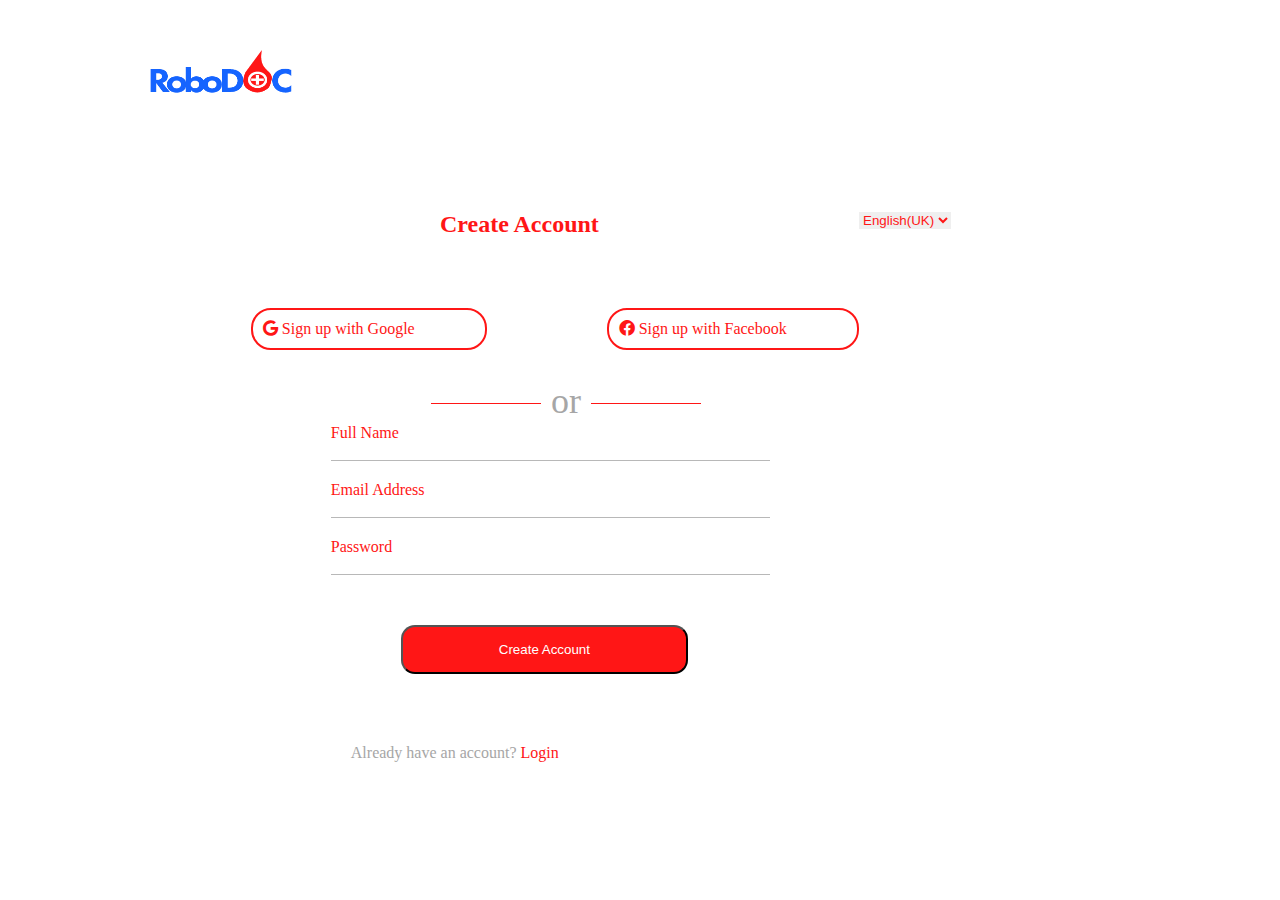
<file: index.html>
<!DOCTYPE html>
<html lang="en">
<head>
    <meta charset="UTF-8">
    <meta http-equiv="X-UA-Compatible" content="IE=edge">
    <meta name="viewport" content="width=device-width, initial-scale=1.0">
    <link href="https://cdn.jsdelivr.net/npm/bootstrap@5.1.0/dist/css/bootstrap.min.css" rel="stylesheet" integrity="sha384-KyZXEAg3QhqLMpG8r+8fhAXLRk2vvoC2f3B09zVXn8CA5QIVfZOJ3BCsw2P0p/We" crossorigin="anonymous">
    <link rel="stylesheet" href="https://cdnjs.cloudflare.com/ajax/libs/font-awesome/6.0.0/css/all.min.css"/>
    <link href="signUp.css" rel="stylesheet">
    <title>Sign Up</title>
</head>
<body>
    <div class="logo"><img src="Assets/Asset 7.png" style="width: 291px; height: 121px; margin:25px 0 0 70px;"></div>
    <div class="container form-body">
        <form action="homepage.html" method="get">
            <div class="lang">
                <select class="select">
                    <option>English(UK)</option>
                </select>
            </div>
            <div class="creatAc"><h2>Create Account</h2></div>
            <div class="social-media social-media1">
                <div class="sm-left">
                    <a href="#"><i class="fa-brands fa-google"></i> Sign up with Google</a>
                </div>
                <div class="sm-right">
                    </i><a href="#"><i class="fab fa-facebook"></i>    Sign up with Facebook</a>
                </div>
            </div>
            <div class="or">
                <div class="line"></div>
                <p><span>or</span></p>
                <div class="line"></div>
            </div>
            <div class="deets">
                <div>
                    <p>Full Name</p>
                    <input id="name" type="text" class="fName">
                </div>
                <div class="email">
                    <p>Email Address</p>
                    <input type="email" name="email" class="email">
                    <div class="divpass"><p>Password</p><input type="password" name="password" class="password">
                    <div><button>Create Account</button></div>
                    <div class="bottom-text"><p>Already have an account?    <a href="login.html">Login</a></p></div>
                </div>
            </div>

        </form>
    </div>
    <script src="https://cdn.jsdelivr.net/npm/bootstrap@5.1.0/dist/js/bootstrap.bundle.min.js" integrity="sha384-U1DAWAznBHeqEIlVSCgzq+c9gqGAJn5c/t99JyeKa9xxaYpSvHU5awsuZVVFIhvj" crossorigin="anonymous"></script>
</body>
</html>
</file>
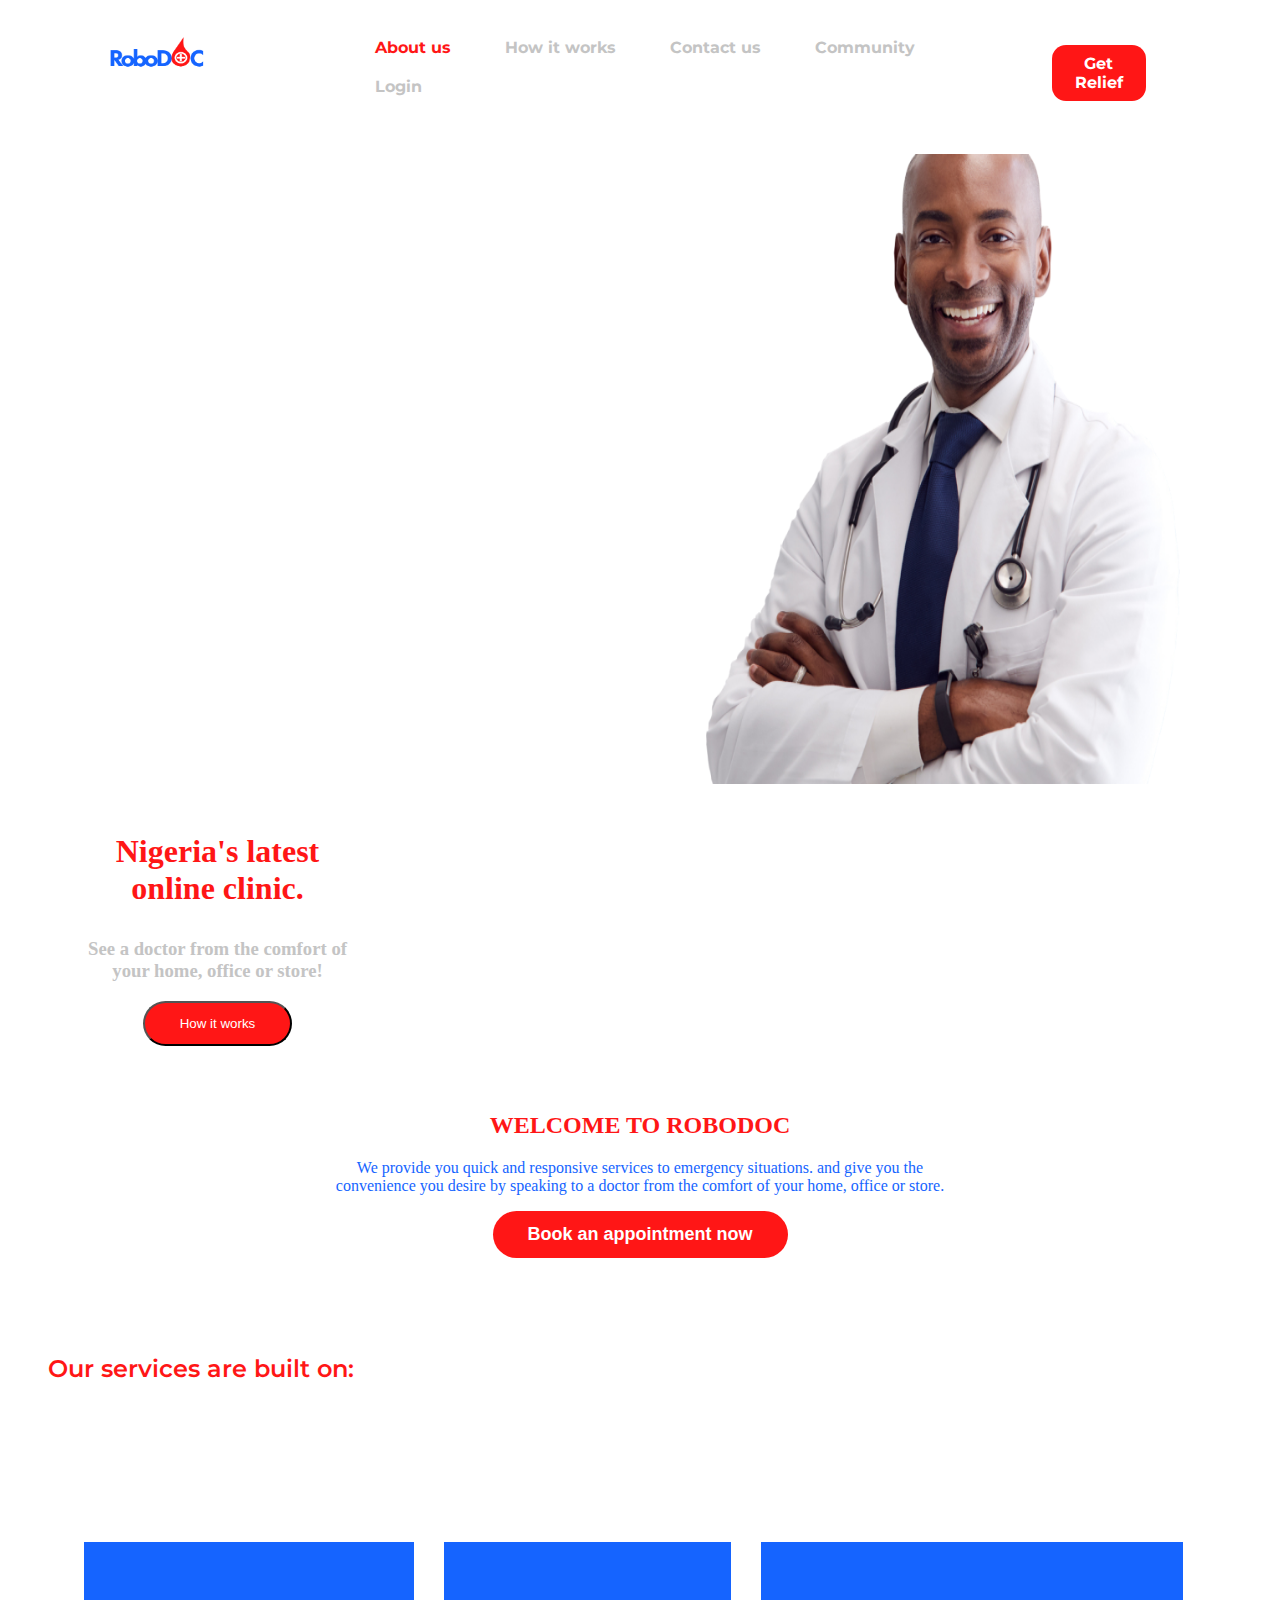
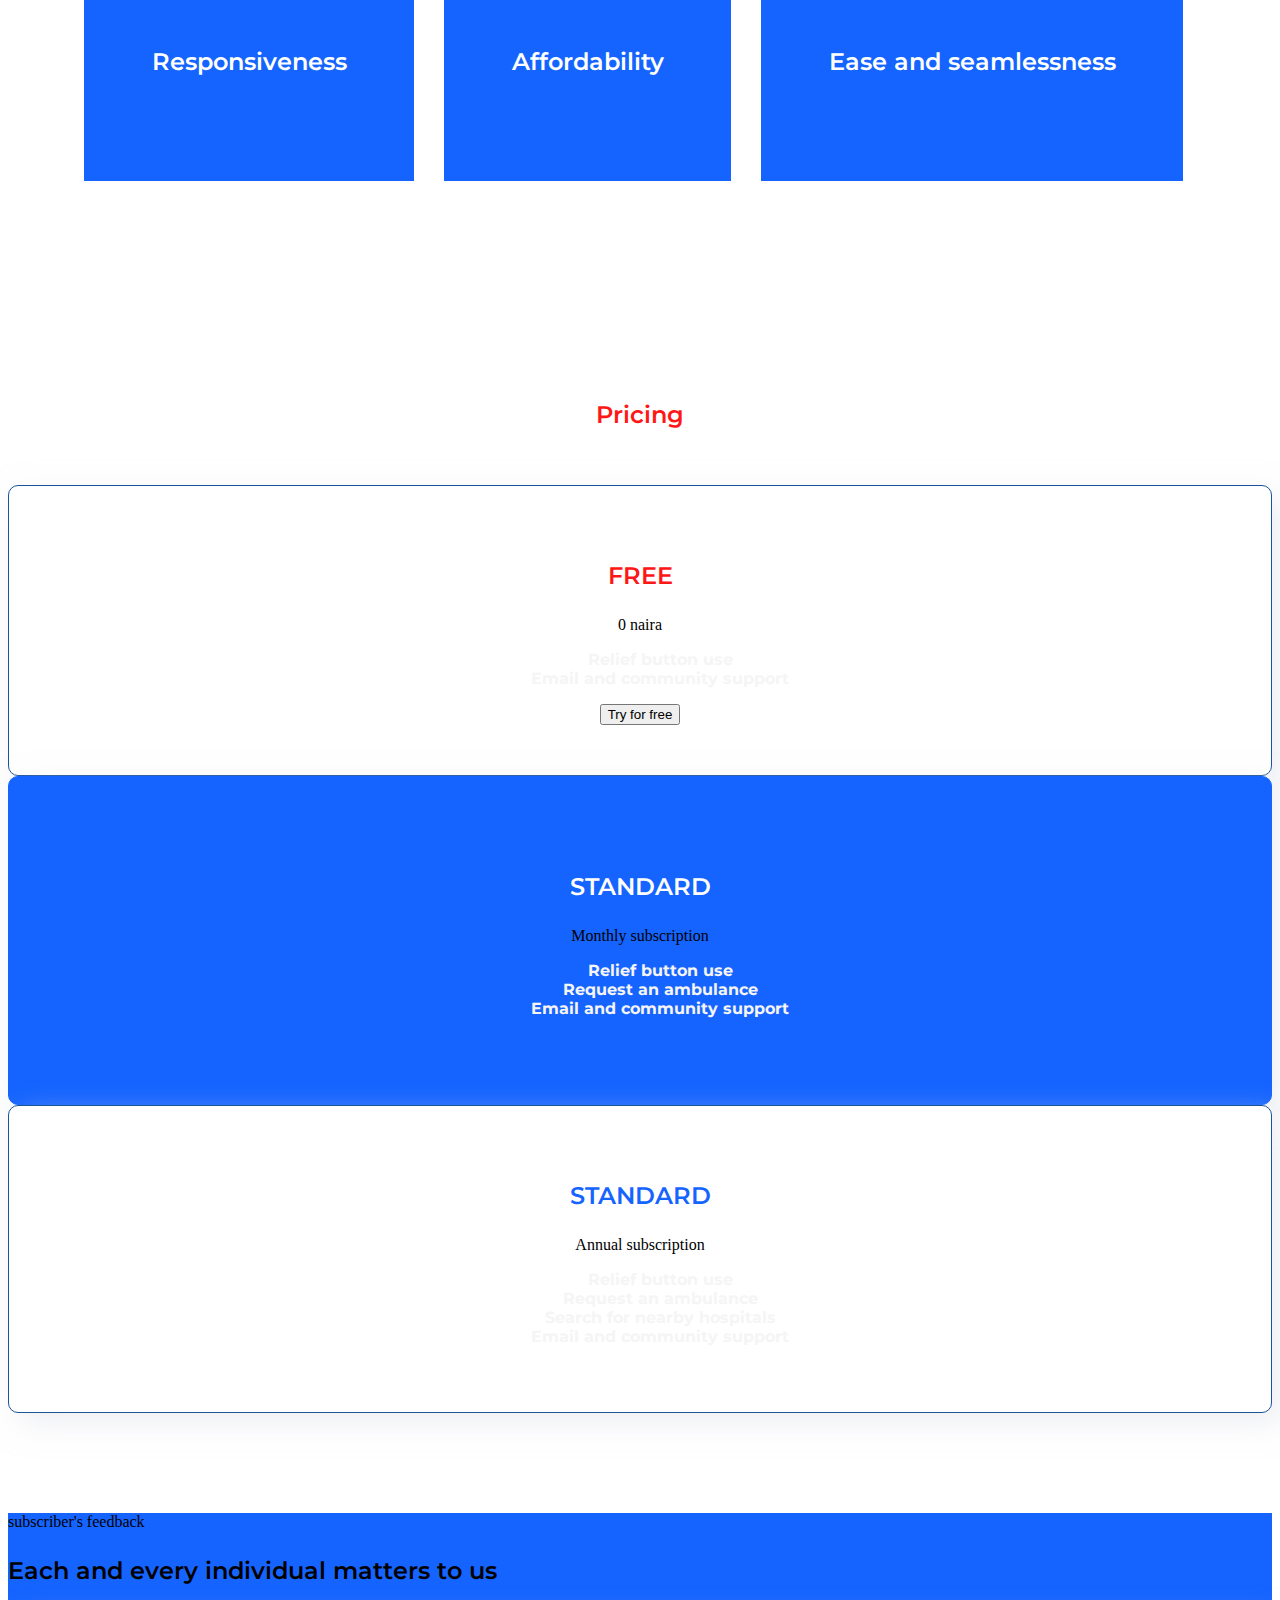
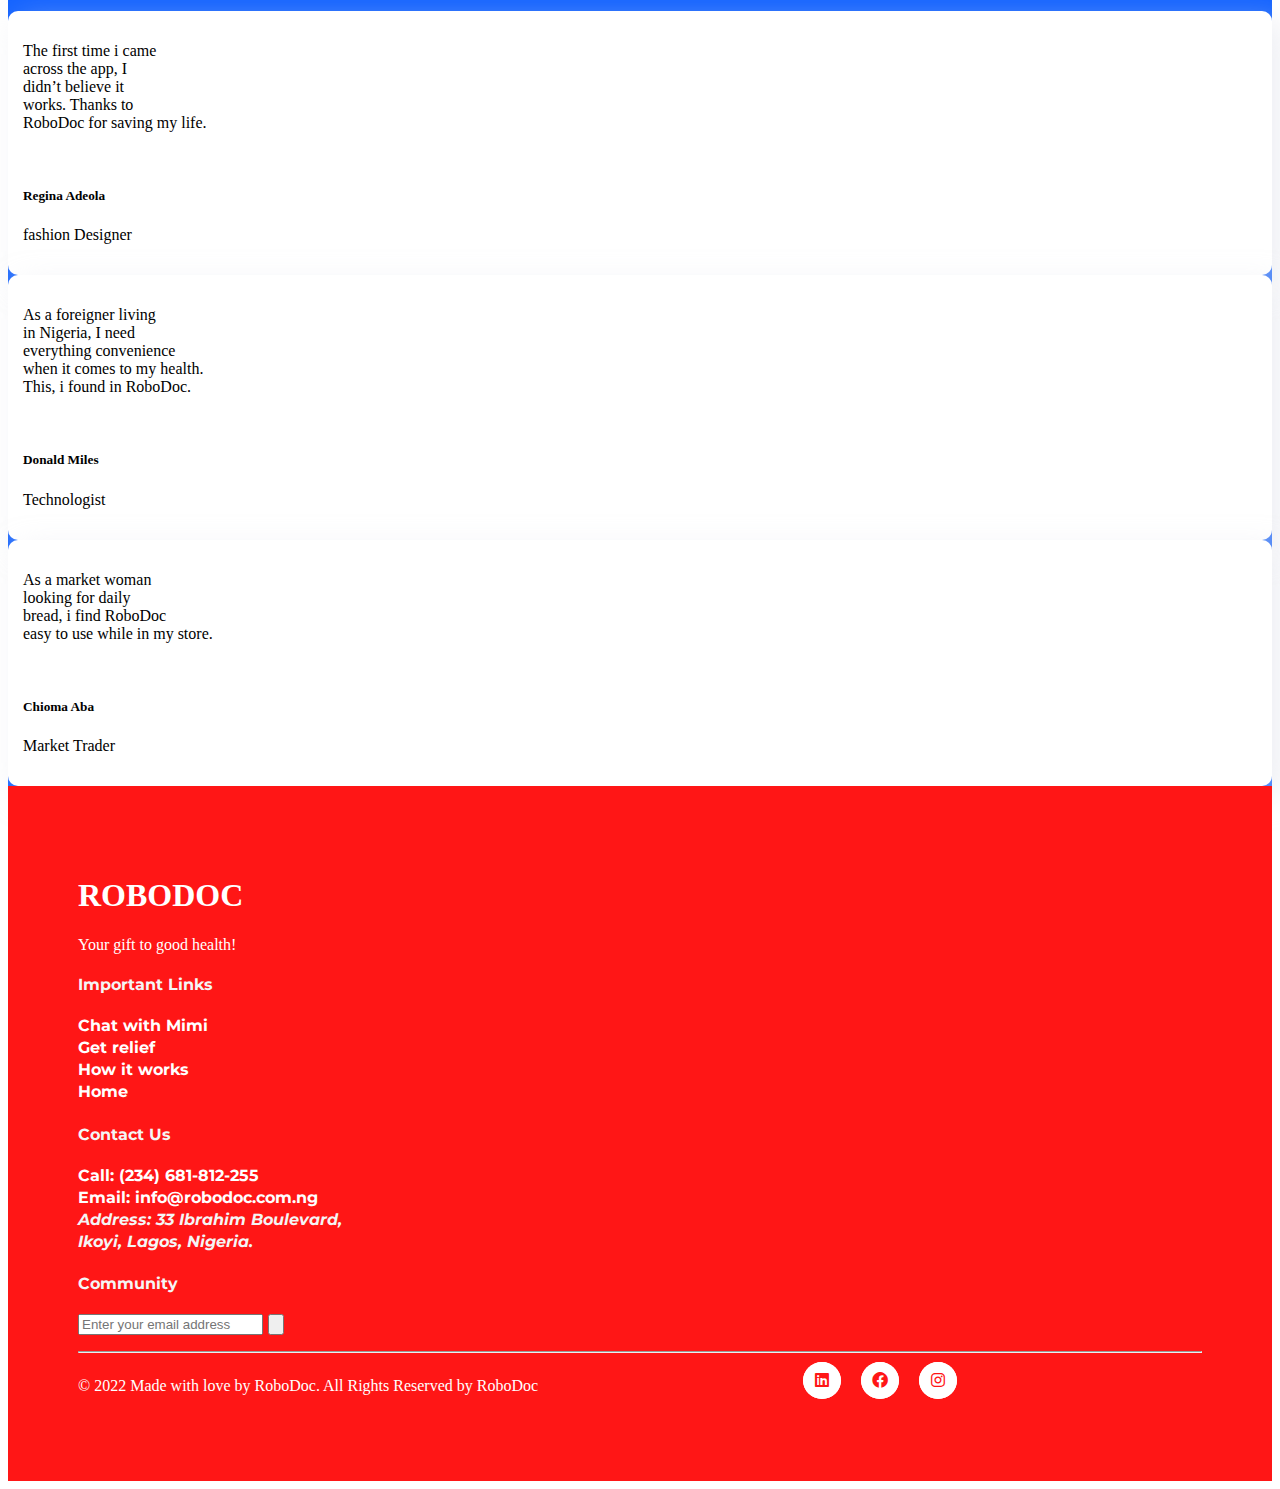
<file: homepage.html>
<!DOCTYPE html>
<html lang="en">
<head>
    <meta charset="UTF-8">
    <meta http-equiv="X-UA-Compatible" content="IE=edge">
    <meta name="viewport" content="width=device-width, initial-scale=1.0">
    <title>Document</title>
    <link rel="stylesheet" href="homepage.css">
    <link rel="stylesheet" href="https://cdnjs.cloudflare.com/ajax/libs/font-awesome/6.0.0/css/all.min.css"/>
    <link href="https://cdn.jsdelivr.net/npm/bootstrap@5.1.0/dist/css/bootstrap.min.css" rel="stylesheet" integrity="sha384-KyZXEAg3QhqLMpG8r+8fhAXLRk2vvoC2f3B09zVXn8CA5QIVfZOJ3BCsw2P0p/We" crossorigin="anonymous">
</head>
<body>
	<header class="topnav">
		<a onclick="window.location.href='homepage.html'"><img class="logo"
			src="Assets/Asset 7.png"
			alt="Logo"></a>
		<nav>
			<ul class="navigate_links">
				<li><a href="#" style="color: #FF1616; text-decoration: none;">About us</a></li>
				<li><a href="howItWorks.html" style="text-decoration: none;">How it works</a></li>
				<li><a href="#" style="text-decoration: none;">Contact us</a></li>
				<li><a href="#" style="text-decoration: none;">Community</a></li>
				<li><a href="login.html" style="text-decoration: none;">Login</a></li>
			</ul>
		</nav>
		<a class="signin" href="#">
			<button class="get-relief">Get Relief</button>
		</a>
	</header>

    <section class="container-fluid">
        <div class="banner bg-image d-flex justify-content-center align-items-center" style="bottom: 8px;
        
        padding-left:50px;">
            <div>
                <div class=" h-100 align-items-left">
                    <h1 style="padding-bottom: 10px; color: #FF1616; text-align: center;">Nigeria's latest <br>
                        online clinic.</h1>
                    <h3 style="color:#C4C4C4;">See a doctor from the comfort of <br>your home, office or store!</h3>
                    
                    <div class="table">
                        <div class="join-explore">
                            <button onclick="window.location.href='howItWorks.html'" type="submit" class="how-it">How it works</button>
                            <!-- <a href="howItWorks.html" class="how-it" style="font-weight: bold;">How it works</a> -->
                            <!-- <a href="who-we-are.html" class="explore" style="font-weight: bold;">Who We Are</a> -->
                        </div>
                    </div>
                </div>
            </div>
        </div>

    </section>

    <section>
        <div class="section2">
            <div>
                <h2>WELCOME TO ROBODOC</h2>
            </div>

            <div>
                <p>
                    We provide you  quick and responsive services to emergency situations. and give you the <br>
                    convenience you desire by speaking to a doctor from the comfort of your home, office or store.
                </p>
            </div>
            <div>
                <button>Book an appointment now</button>
            </div>
        </div>
    </section>
    <section class="section3">
        <div>
            <div>
                <h4>Our services are built on:</h4>
            </div>
            <div class="grid-container">
              <div class="item1">
                  <p>Responsiveness</p>
              </div>
              <div class="item2">
                  <p>Affordability</p>
              </div>
              <div class="item3">
                  <p>Ease and seamlessness</p>
              </div>

            </div>
        </div>
    </section>
    <section class="container sliders">
        <div>
            <h3 class="h31">Pricing</h3>
            <div class="row" style="text-align: center;">
                <div class="col-md-4 col1">
                    <h3 style="color: #FF1616;">FREE</h3>
                    <p>0 naira</p>
                    <ul>
                        <li>Relief button use</li>
                        <li>Email and community support</li>
                    </ul>
                    <button>Try for free</button>
                </div>
            
                <div class="col-md-4 col2">
                    <h3 style="color: white;">STANDARD</h3>
                    <p>Monthly subscription</p>
                    <ul>
                        <li>Relief button use</li>
                        <li>Request an ambulance</li>
                        <li>Email and community support</li>
                    </ul>
                    <!-- <button>Try for free</button> -->
                </div>
            
            
                <div class="col-md-4 col3">
                    <h3 style="color: #1564FF;">STANDARD</h3>
                    <p>Annual subscription</p>
                    <ul>
                        <li>Relief button use</li>
                        <li>Request an ambulance</li>
                        <li>Search for nearby hospitals</li>
                        <li>Email and community support</li>
                    </ul>
                    <!-- <button>Try for free</button> -->
                </div>
            </div>
        </div>
        <div class="container2">
            <p>subscriber's feedback</p>
            <h3>Each and every individual matters to us</h3>
            <div class="row">
                <div class="col-md-4">
                    <div class="stars"></div>
                    <p>The first time i came<br>
                         across the app, I<br>
                          didn’t believe it <br>
                          works. Thanks to <br>
                          RoboDoc for saving my life.
                    </p>
                    <div>
                        <img>
                        <h5 class="username">Regina Adeola</h5>
                        <p class="occupation">fashion Designer</p>
                    </div>
                </div>
                <div class="col-md-4">
                    <div class="stars"></div>
                    <p>As a foreigner living <br>
                        in Nigeria, I need <br>
                        everything convenience <br>
                        when it comes to my health. <br>
                        This, i found in RoboDoc.
                    </p>
                    <div>
                        <img>
                        <h5 class="username">Donald Miles</h5>
                        <p class="occupation">Technologist</p>
                    </div>
    
                </div>
                <div class="col-md-4">
                    <div class="stars"></div>
                    <p>As a market woman <br>
                        looking for daily <br>
                        bread, i  find RoboDoc <br>
                        easy to use while in my store.
                    </p>
                    <div>
                        <img>
                        <h5 class="username">Chioma Aba</h5>
                        <p class="occupation">Market Trader</p>
                    </div>
    
                </div>

            </div>
        </div>
    </section>

    <footer class="footer">
      <div class="container-fluid">
        <div class="row">
          <div class="logo-tagline col-xs-3 col-sm-3 col-lg-3">
            <h1 class="footer__logo">ROBODOC</h1>
                
            <p>Your gift to good health!</p>
            
          </div>
          
          <div class="col-xs-3 col-sm-3 col-lg-3">
          
            <ul class="footer__nav">
              <li class="nav__item">
                <h4 class="nav__title">Important Links</h4>
          
                <ul class="nav__ul">
                  <li>
                    <a href="#">Chat with Mimi</a>
                  </li>
          
                  <li>
                    <a href="#">Get relief</a>
                  </li>
                      
                  <li>
                    <a href="howItWorks.html">How it works</a>
                  </li>
                      
                  <li>
                    <a href="homepage.html">Home</a>
                  </li>
                </ul>
              </li>
            </ul>

          </div>
          <div class="col-xs-3 col-sm-3 col-lg-3">
            
            <ul> 
              <li class="nav__item nav__item--extra">
                  <h4 class="nav__title">Contact Us</h4>
                  
                  <ul class="nav__ul nav__ul--extra">
                    <li>
                      <a href="#">Call: (234) 681-812-255</a>
                    </li>
                    
                    <li>
                      <a href="#">Email: info@robodoc.com.ng</a>
                    </li>
                    
                    <li>
                      <address>Address: 33 Ibrahim Boulevard,<br>Ikoyi, Lagos, Nigeria.</address>
                    </li>
                    
                  </ul>
              </li>
            </ul>
          </div>
            
          <div class="col-xs-3 col-sm-3 col-lg-3">
            <ul>    
                <li class="nav__item">
                  <h4 class="nav__title">Community</h4>
                  
                  <div>
                      <form>
                        <div class="inputfield">
                          <input type="email" placeholder="Enter your email address">
                          <button>
                            <svg xmlns="http://www.w3.org/2000/svg" viewBox="0 0 512 512"><!-- Font Awesome Pro 5.15.4 by @fontawesome - https://fontawesome.com License - https://fontawesome.com/license (Commercial License) --><path d="M444.52 3.52L28.74 195.42c-47.97 22.39-31.98 92.75 19.19 92.75h175.91v175.91c0 51.17 70.36 67.17 92.75 19.19l191.9-415.78c15.99-38.39-25.59-79.97-63.97-63.97z"/>
                            </svg>
                          </button>
                        </div>
                      </form>
                  </div>
                  </ul>
                </li>
            </ul>

          </div>
          <div>
              <hr class="line baseline"></hr>
          </div>
          <div class="legal" style="display: flex;flex-wrap: wrap;">
            <p class="text-center">&copy; 2022  Made with love by RoboDoc. All Rights Reserved by RoboDoc</p>
            
            <ul class="social-media social_footer_ul">
              <li><a><i class="fab fa-linkedin"></i></a></li>
              <li><a><i class="fab fa-facebook"></i></a></li>
              <li><a><i class="fab fa-instagram"></i></a></li>
            </ul>
            <!-- <div class="social-media social_footer_ul">
              <a class="fab fa-linkedin"> </a>
              <a class="fab fa-facebook"></a>
              <a class="fab fa-instagram"></a>
            </div> -->
          </div>

        </div>
      </div>
    </footer>
    
    <script src="https://code.jquery.com/jquery-3.3.1.slim.min.js" integrity="sha384-q8i/X+965DzO0rT7abK41JStQIAqVgRVzpbzo5smXKp4YfRvH+8abtTE1Pi6jizo" crossorigin="anonymous"></script>
    <script src="https://cdn.jsdelivr.net/npm/bootstrap@5.1.0/dist/js/bootstrap.bundle.min.js" integrity="sha384-U1DAWAznBHeqEIlVSCgzq+c9gqGAJn5c/t99JyeKa9xxaYpSvHU5awsuZVVFIhvj" crossorigin="anonymous"></script>
</body>
</html>
</file>
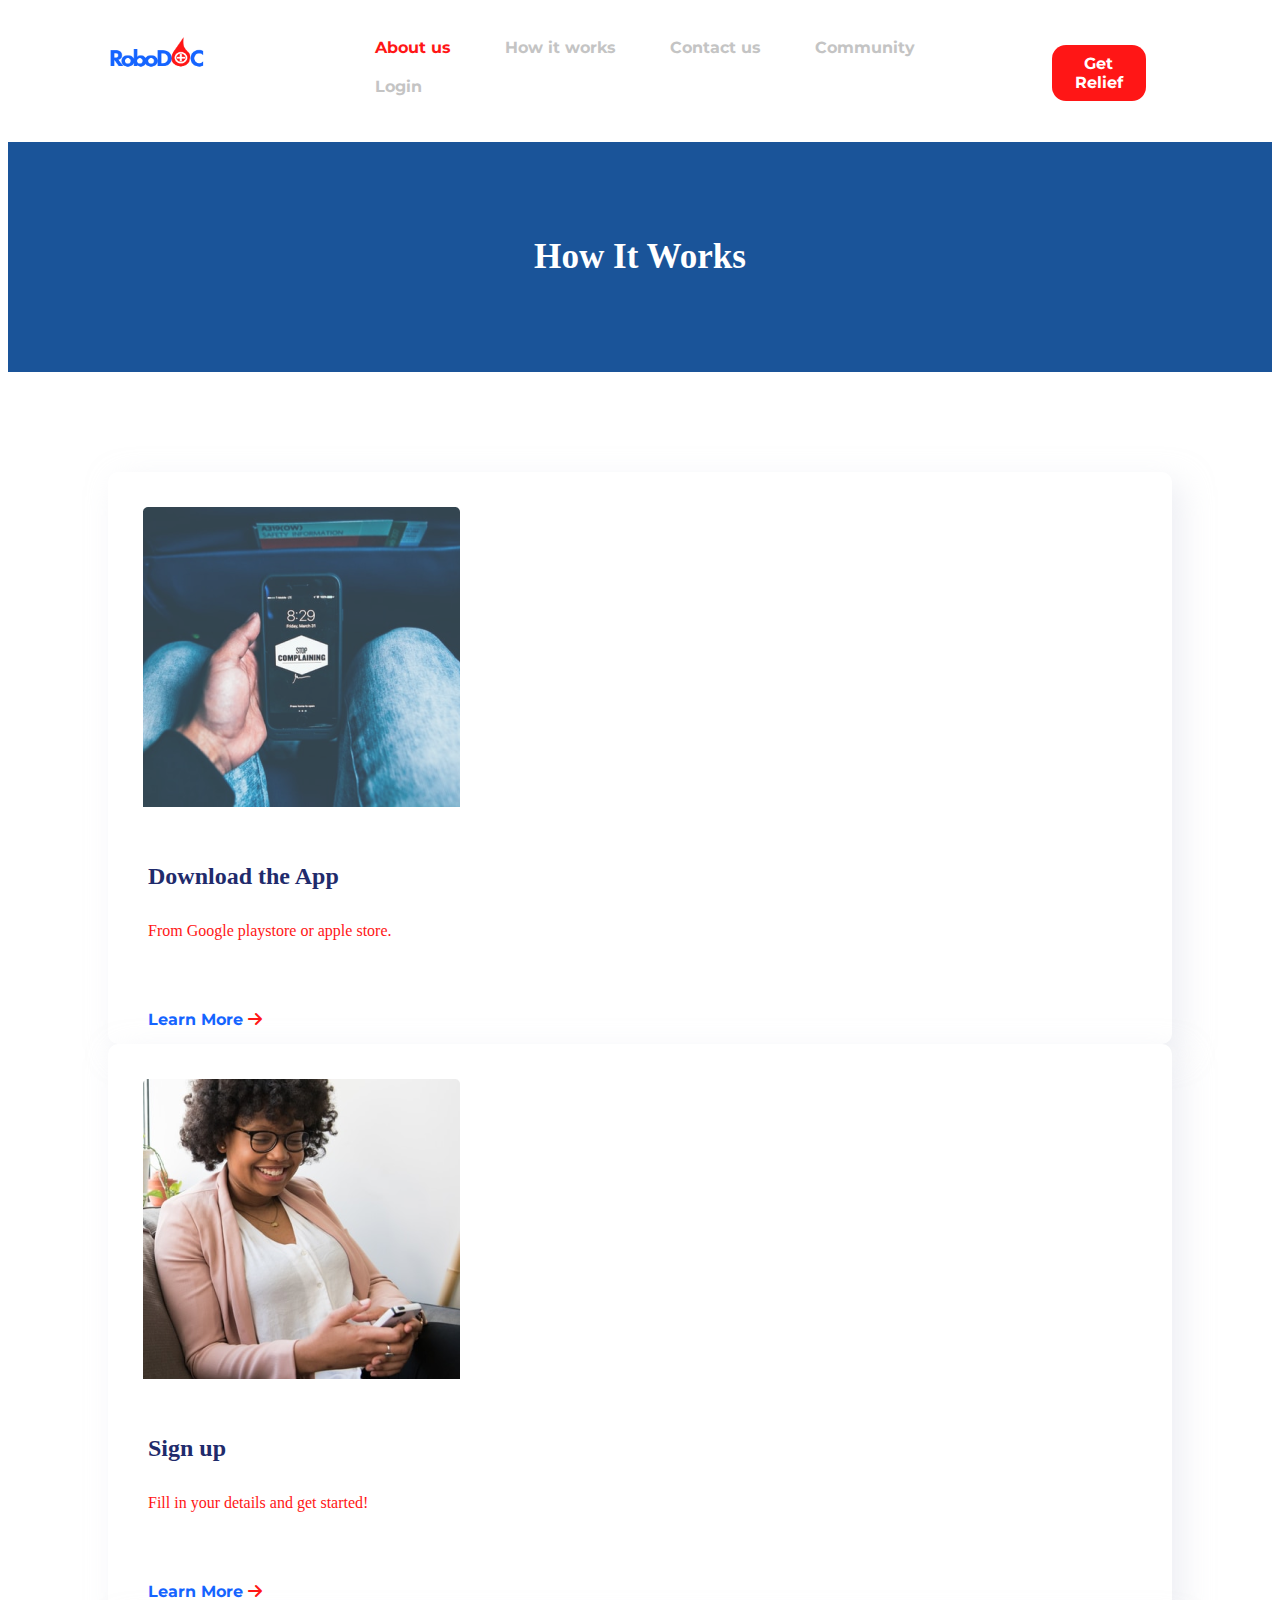
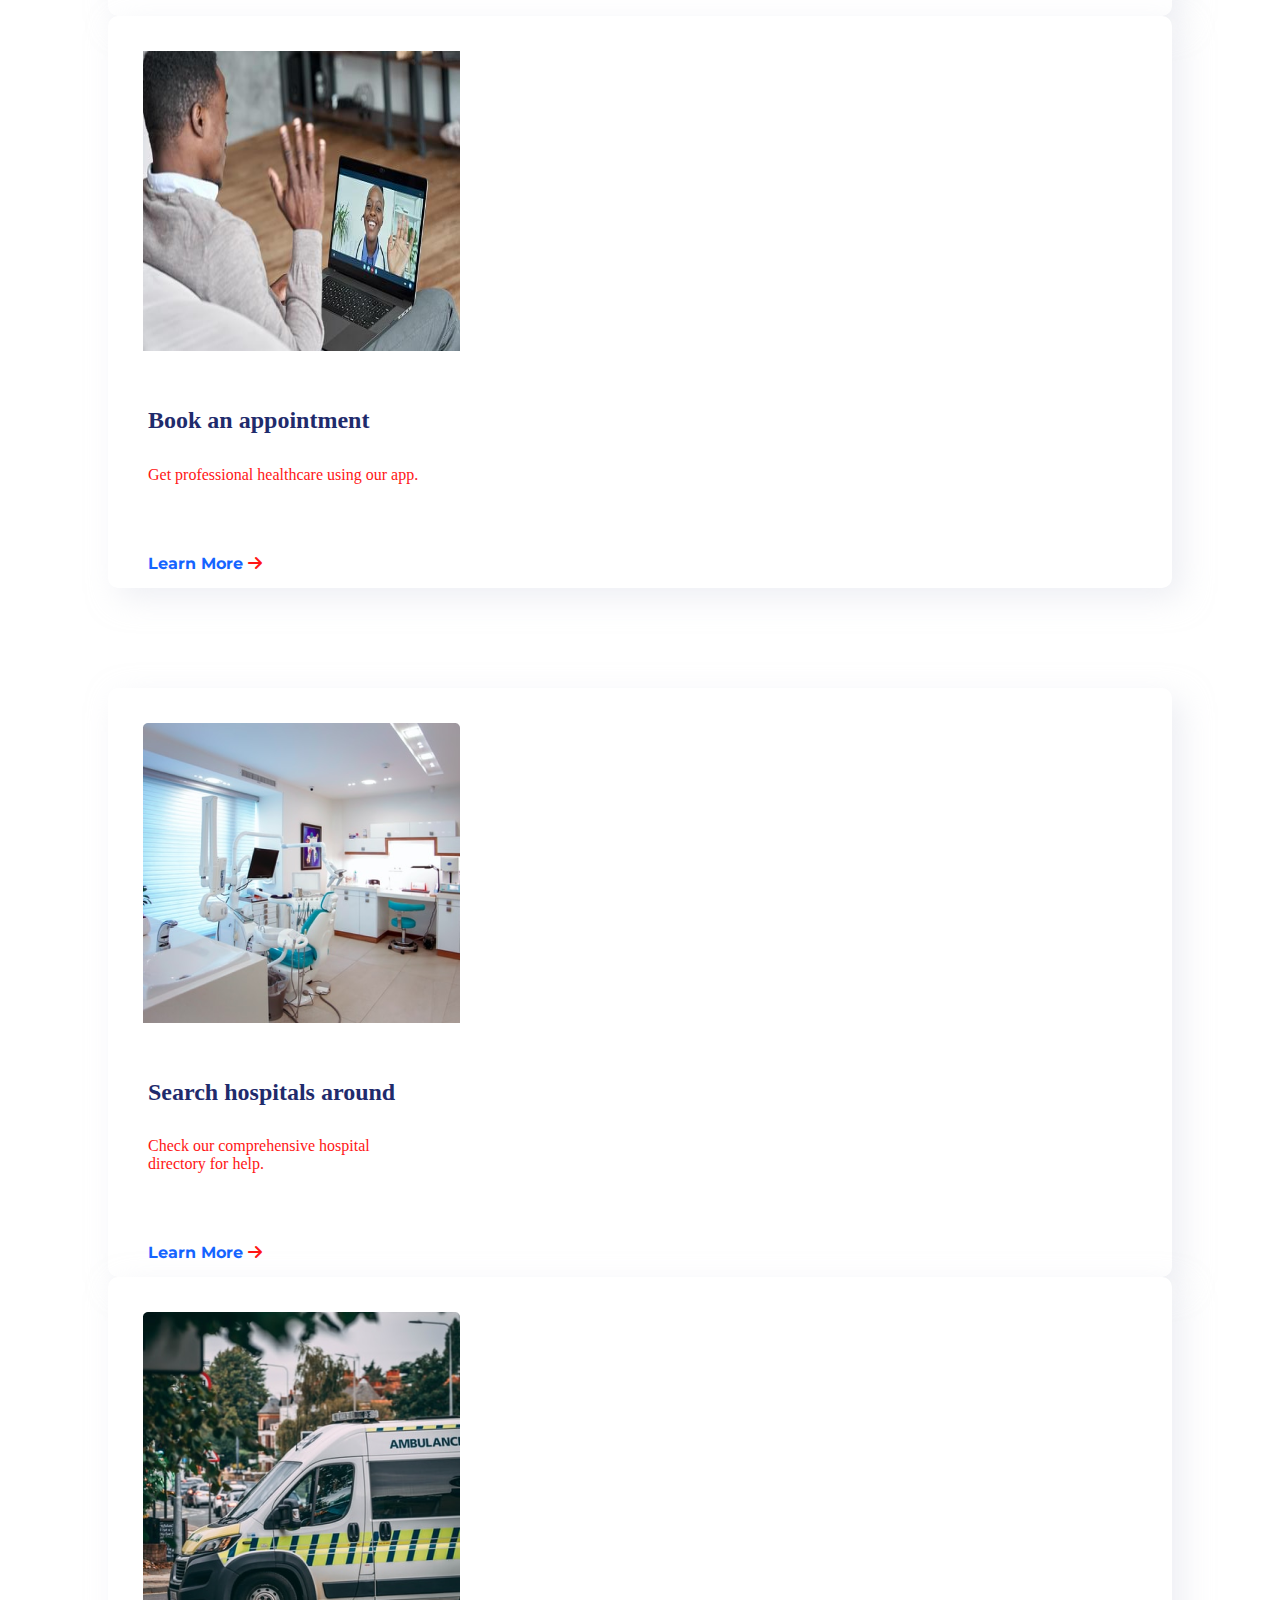
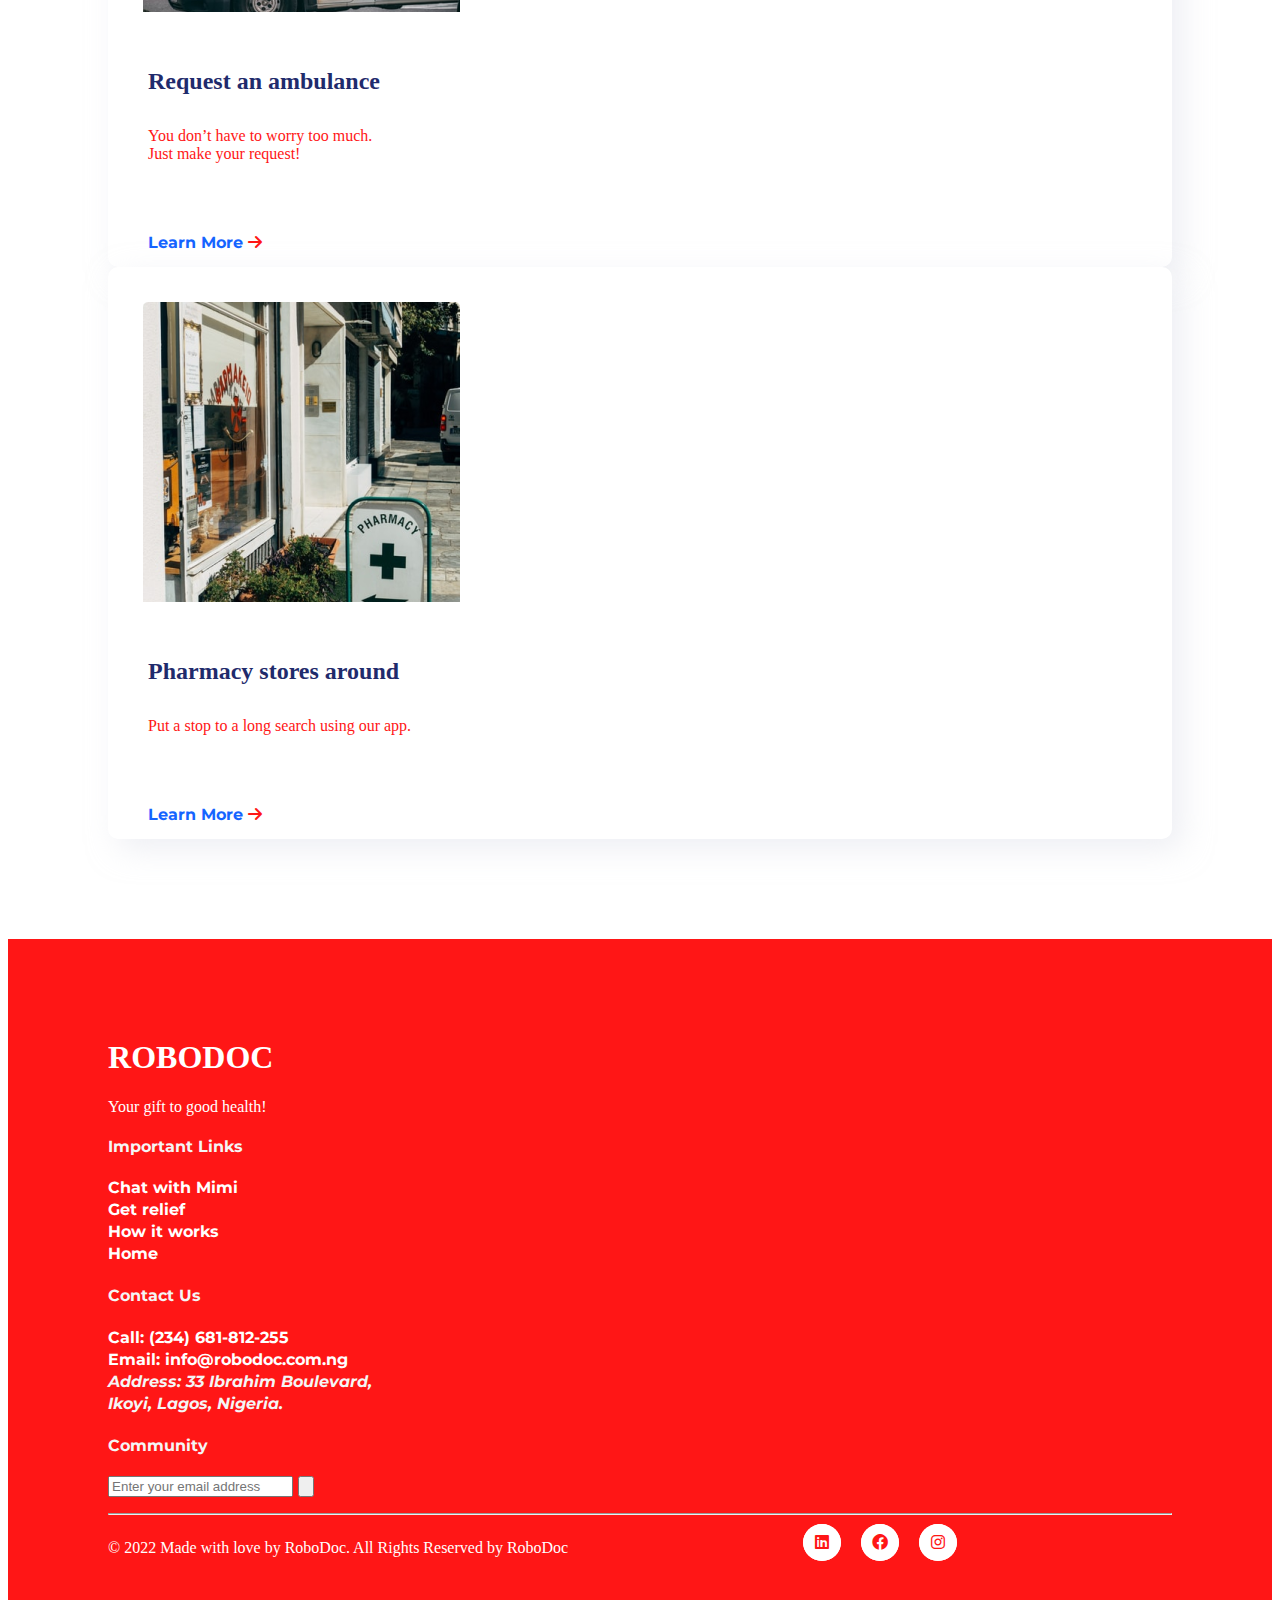
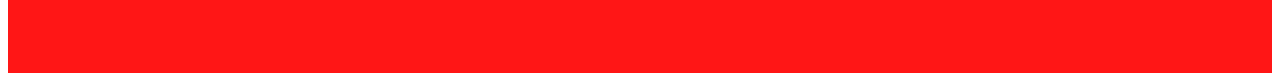
<file: howItWorks.html>
<!DOCTYPE html>
<html lang="en">
<head>
    <meta charset="UTF-8">
    <meta http-equiv="X-UA-Compatible" content="IE=edge">
    <meta name="viewport" content="width=device-width, initial-scale=1.0">
    <title>How It Works</title>
    <link href="https://cdn.jsdelivr.net/npm/bootstrap@5.1.0/dist/css/bootstrap.min.css" rel="stylesheet" integrity="sha384-KyZXEAg3QhqLMpG8r+8fhAXLRk2vvoC2f3B09zVXn8CA5QIVfZOJ3BCsw2P0p/We" crossorigin="anonymous">
    <link rel="stylesheet" href="https://cdnjs.cloudflare.com/ajax/libs/font-awesome/6.0.0/css/all.min.css"/>
    <link href="hiw.css" rel="stylesheet">

</head>
<body>
	<header class="topnav">
		<a onclick="window.location.href='homepage.html'"><img class="logo"
			src="Assets/Asset 7.png"
			alt="Logo"></a>
		<nav>
			<ul class="navigate_links">
				<li><a href="#" style="color: #FF1616; text-decoration: none;">About us</a></li>
				<li><a href="howItWorks.html" style="text-decoration: none;">How it works</a></li>
				<li><a href="#" style="text-decoration: none;">Contact us</a></li>
				<li><a href="#" style="text-decoration: none;">Community</a></li>
				<li><a href="login.html" style="text-decoration: none;">Login</a></li>
			</ul>
		</nav>
		<a class="signin" href="#">
			<button class="get-relief">Get Relief</button>
		</a>
	</header>
    <section class="container-fluid header">
        <div>
            <h3>How It Works</h3>
        </div>
    </section>
    <div>
        <div class="row container">
            <div class="col-xs-4 col-sm-4 col-lg-4">
                <div>
                    <img src="Assets/unsplash 4.png" style="width: 317px; height: 300px;">
                    <h4>Download the App</h4>
                    <p>From Google playstore or apple store.</p>
                    <div style="margin-top: 70px;">
                      <a class="learnMore">Learn More </a> <i class="fa-solid fa-arrow-right" style="color: #FF1616;"></i>
                    </div>
                </div>
            </div>
            <div class="col-xs-4 col-sm-4 col-lg-4">
                <div>
                    <img src="Assets/unsplash 3.png" style="width: 317px; height: 300px;">
                    <h4>Sign up</h4>
                    <p>Fill in your details and get started!</p>
                    <div style="margin-top: 70px;">
                      <a class="learnMore">Learn More </a> <i class="fa-solid fa-arrow-right" style="color: #FF1616;"></i>

                    </div>
                </div>
            </div>
            <div class="col-xs-4 col-sm-4 col-lg-4">
                <div>
                    <img src="Assets/tl(9).jpg" style="width: 317px; height: 300px;">
                    <h4>Book an appointment</h4>
                    <p>Get professional healthcare using our app.</p>
                    <div style="margin-top: 70px;">
                      <a class="learnMore">Learn More </a> <i class="fa-solid fa-arrow-right" style="color: #FF1616;"></i>
                    </div>
                </div>
            </div>
        </div>
        
        <div class="row">
            <div class="col-xs-4 col-sm-4 col-lg-4">
                <div>
                    <img src="Assets/unsplash 5.png" style="width: 317px; height: 300px;">
                    <div class="card-text">
                      <h4>Search hospitals around</h4>
                      <p>Check our comprehensive hospital <br>directory for help.</p>
                      <div style="margin-top: 70px;">
                        <a class="learnMore">Learn More </a> <i class="fa-solid fa-arrow-right" style="color: #FF1616;"></i>
                      </div>

                    </div>
                </div>
            </div>
            <div class="col-xs-4 col-sm-4 col-lg-4">
                <div>
                    <img src="Assets/unsplash 2.png" style="width: 317px; height: 300px;">
                    <h4>Request an ambulance</h4>
                    <p>You don’t have to worry too much. <br>Just make your request!</p>
                    <div style="margin-top: 70px;">
                        <a class="learnMore">Learn More </a> <i class="fa-solid fa-arrow-right" style="color: #FF1616;"></i>
                    </div>
                </div>
            </div>
            <div class="col-xs-4 col-sm-4 col-lg-4">
                <div>
                    <img src="Assets/unsplash 1.png" style="width: 317px; height: 300px;">
                    <h4>Pharmacy stores around</h4>
                    <p>Put a stop to a long search using our app.</p>
                    <div style="margin-top: 70px;">
                      <a class="learnMore">Learn More </a> <i class="fa-solid fa-arrow-right" style="color: #FF1616;"></i>
                    </div>
                </div>
            </div>
        </div>
    </div>

    <footer class="footer">
      <div class="container-fluid">
        <div class="row">
          <div class="logo-tagline col-xs-3 col-sm-3 col-lg-3">
            <h1 class="footer__logo">ROBODOC</h1>
                
            <p>Your gift to good health!</p>
            
          </div>
          
          <div class="col-xs-3 col-sm-3 col-lg-3">
          
            <ul class="footer__nav">
              <li class="nav__item">
                <h4 class="nav__title">Important Links</h4>
          
                <ul class="nav__ul">
                  <li>
                    <a href="#">Chat with Mimi</a>
                  </li>
          
                  <li>
                    <a href="#">Get relief</a>
                  </li>
                      
                  <li>
                    <a href="howItWorks.html">How it works</a>
                  </li>
                      
                  <li>
                    <a href="homepage.html">Home</a>
                  </li>
                </ul>
              </li>
            </ul>

          </div>
          <div class="col-xs-3 col-sm-3 col-lg-3">
            
            <ul> 
              <li class="nav__item nav__item--extra">
                  <h4 class="nav__title">Contact Us</h4>
                  
                  <ul class="nav__ul nav__ul--extra">
                    <li>
                      <a href="#">Call: (234) 681-812-255</a>
                    </li>
                    
                    <li>
                      <a href="#">Email: info@robodoc.com.ng</a>
                    </li>
                    
                    <li>
                      <address>Address: 33 Ibrahim Boulevard,<br>Ikoyi, Lagos, Nigeria.</address>
                    </li>
                    
                  </ul>
              </li>
            </ul>
          </div>
            
          <div class="col-xs-3 col-sm-3 col-lg-3">
            <ul>    
                <li class="nav__item">
                  <h4 class="nav__title">Community</h4>
                  
                  <div>
                      <form>
                        <div class="inputfield">
                          <input type="email" placeholder="Enter your email address">
                          <button>
                            <svg xmlns="http://www.w3.org/2000/svg" viewBox="0 0 512 512"><!-- Font Awesome Pro 5.15.4 by @fontawesome - https://fontawesome.com License - https://fontawesome.com/license (Commercial License) --><path d="M444.52 3.52L28.74 195.42c-47.97 22.39-31.98 92.75 19.19 92.75h175.91v175.91c0 51.17 70.36 67.17 92.75 19.19l191.9-415.78c15.99-38.39-25.59-79.97-63.97-63.97z"/>
                            </svg>
                          </button>
                        </div>
                      </form>
                  </div>
                  </ul>
                </li>
            </ul>

          </div>
          <div>
              <hr class="line baseline"></hr>
          </div>
          <div class="legal" style="display: flex;flex-wrap: wrap;">
            <p class="text-center">&copy; 2022  Made with love by RoboDoc. All Rights Reserved by RoboDoc</p>
            
            <ul class="social-media social_footer_ul">
              <li><a><i class="fab fa-linkedin"></i></a></li>
              <li><a><i class="fab fa-facebook"></i></a></li>
              <li><a><i class="fab fa-instagram"></i></a></li>
            </ul>
            <!-- <div class="social-media social_footer_ul">
              <a class="fab fa-linkedin"> </a>
              <a class="fab fa-facebook"></a>
              <a class="fab fa-instagram"></a>
            </div> -->
          </div>

        </div>
      </div>
    </footer>

    <script src="https://code.jquery.com/jquery-3.3.1.slim.min.js" integrity="sha384-q8i/X+965DzO0rT7abK41JStQIAqVgRVzpbzo5smXKp4YfRvH+8abtTE1Pi6jizo" crossorigin="anonymous"></script>
    <script src="https://cdn.jsdelivr.net/npm/bootstrap@5.1.0/dist/js/bootstrap.bundle.min.js" integrity="sha384-U1DAWAznBHeqEIlVSCgzq+c9gqGAJn5c/t99JyeKa9xxaYpSvHU5awsuZVVFIhvj" crossorigin="anonymous"></script>
</body>
</html>
</file>
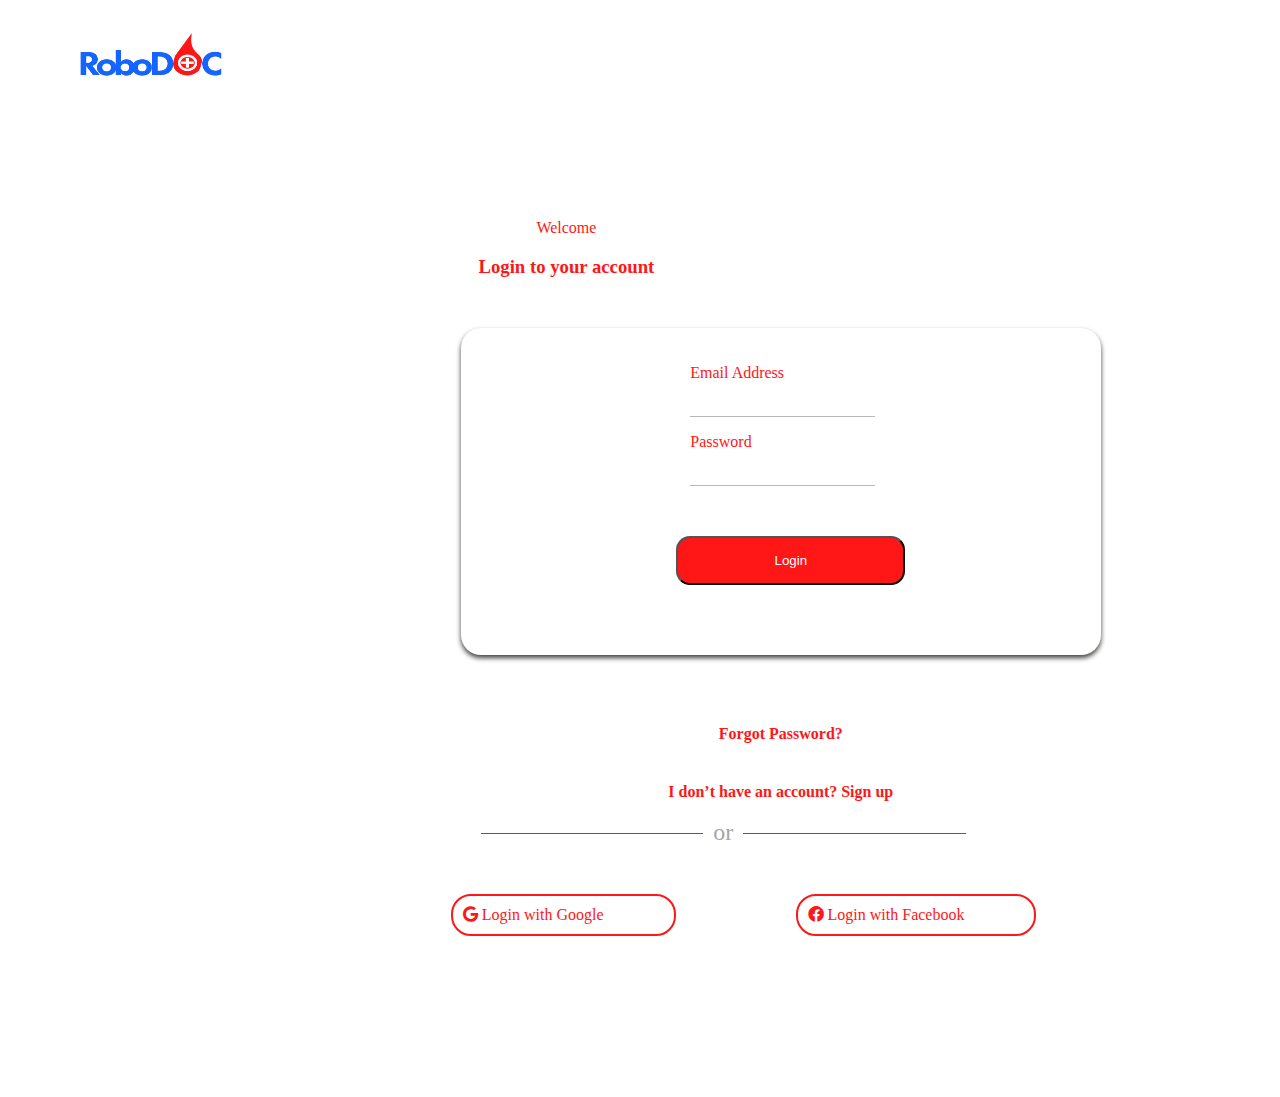
<file: login.html>
<!DOCTYPE html>
<html lang="en">
<head>
    <meta charset="UTF-8">
    <meta http-equiv="X-UA-Compatible" content="IE=edge">
    <meta name="viewport" content="width=device-width, initial-scale=1.0">
    <link href="https://cdn.jsdelivr.net/npm/bootstrap@5.1.0/dist/css/bootstrap.min.css" rel="stylesheet" integrity="sha384-KyZXEAg3QhqLMpG8r+8fhAXLRk2vvoC2f3B09zVXn8CA5QIVfZOJ3BCsw2P0p/We" crossorigin="anonymous">
    <link rel="stylesheet" href="https://cdnjs.cloudflare.com/ajax/libs/font-awesome/6.0.0/css/all.min.css"/>
    <link href="signUp.css" rel="stylesheet">
    <title>Robodoc Login</title>
</head>
<body>
    <div>
        <img class="logo" src="Assets/Asset 7.png">
    </div>
    <div class="container" style=" display: block;
    text-align: center;">
        <div class="welcome">
            <p>Welcome</p>
            <h3>Login to your account</h3>
        </div>
        <div>
            <form action="homepage.html" method="get" style="display: inline-block; align-items: center;">
                <div class="inForm">
                    <div class="email">
                        <p>Email Address</p>
                        <input type="email" name="email">
                    </div>
                    <div class="password">
                        <p>Password</p>
                        <input type="password" name="password">
                    </div>
                    <div>
                        <a href="homepage.html"><button type="submit" class="logbotton">Login</button></a>
                    </div>

                </div>
                <div class="login">
                    <div class="forgot">
                        <a class="forgotten" href="#">Forgot Password?</a>
                    </div>
                    <div class="noAcct">
                        <a class="signUp" href="index.html">I don’t have an account? Sign up</a>
                    </div>

                </div>
                <div class="or">
                    <div class="line"></div>
                    <p style="font-size: 24px; margin-left: 70px;"><span>or</span></p>
                    <div class="line"></div>
                </div>
                <div id="socialmedia soci" class="social-media social-media2" style="margin-left: 150px;">
                    <div class="sm-left">
                        <a href="#"><i class="fab fa-google"></i>   Login with Google</a>
                    </div>
                    <div class="sm-right">
                        <a href="#"><i class="fab fa-facebook"></i> Login with Facebook</a>
                    </div>
                </div>
            </form>
        </div>

    </div>
    <script src="https://cdn.jsdelivr.net/npm/bootstrap@5.1.0/dist/js/bootstrap.bundle.min.js" integrity="sha384-U1DAWAznBHeqEIlVSCgzq+c9gqGAJn5c/t99JyeKa9xxaYpSvHU5awsuZVVFIhvj" crossorigin="anonymous"></script>
</body>
</html>
</file>
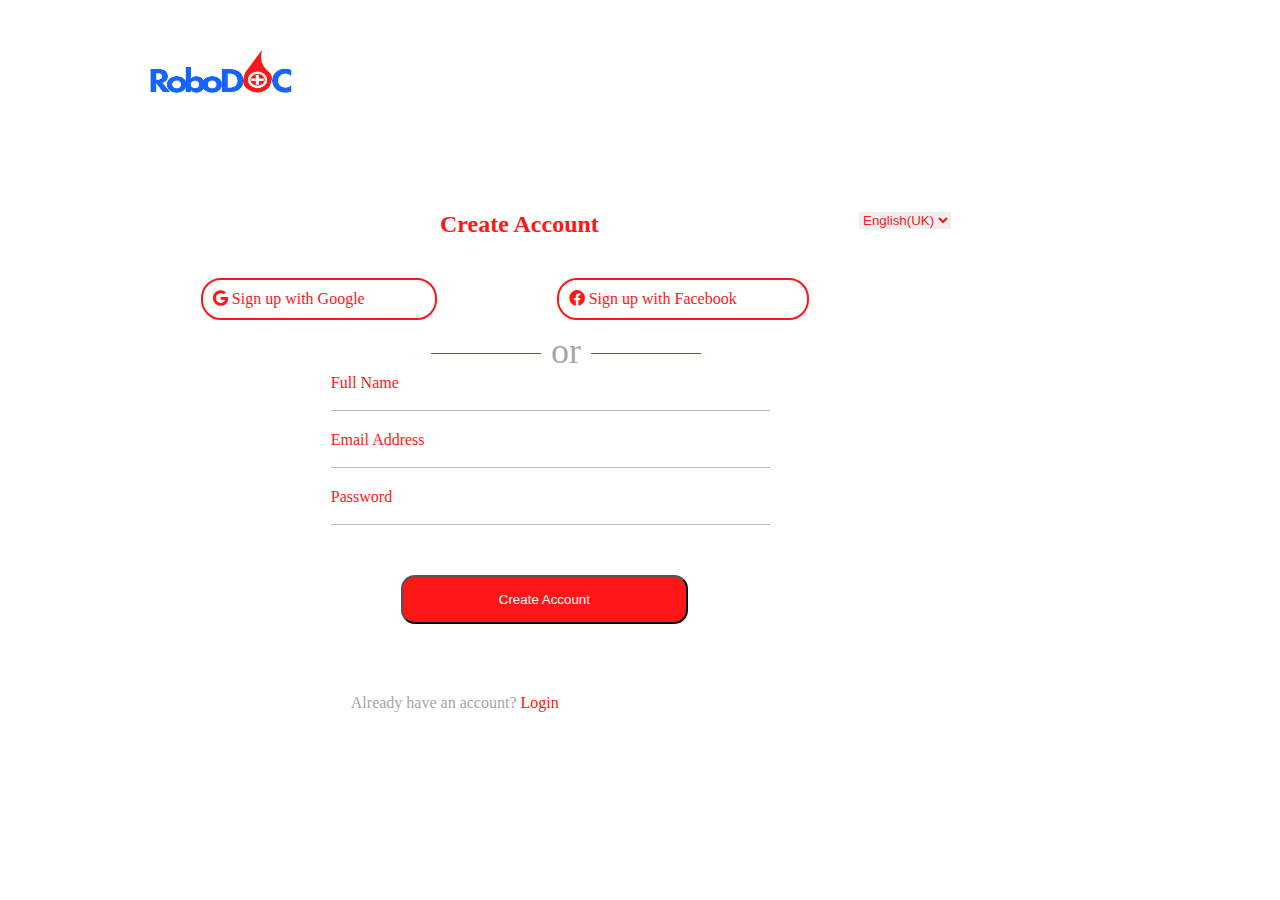
<file: signUp.html>
<!DOCTYPE html>
<html lang="en">
<head>
    <meta charset="UTF-8">
    <meta http-equiv="X-UA-Compatible" content="IE=edge">
    <meta name="viewport" content="width=device-width, initial-scale=1.0">
    <link href="https://cdn.jsdelivr.net/npm/bootstrap@5.1.0/dist/css/bootstrap.min.css" rel="stylesheet" integrity="sha384-KyZXEAg3QhqLMpG8r+8fhAXLRk2vvoC2f3B09zVXn8CA5QIVfZOJ3BCsw2P0p/We" crossorigin="anonymous">
    <link rel="stylesheet" href="https://cdnjs.cloudflare.com/ajax/libs/font-awesome/6.0.0/css/all.min.css"/>
    <link href="signUp.css" rel="stylesheet">
    <title>Sign Up</title>
</head>
<body>
    <div class="logo"><img src="Assets/Asset 7.png" style="width: 291px; height: 121px; margin:25px 0 0 70px;"></div>
    <div class="container form-body">
        <form>
            <div class="lang">
                <select class="select">
                    <option>English(UK)</option>
                </select>
            </div>
            <div class="creatAc"><h2>Create Account</h2></div>
            <div class="social-media">
                <div class="sm-left">
                    <a href="#"><i class="fa-brands fa-google"></i> Sign up with Google</a>
                </div>
                <div class="sm-right">
                    </i><a href="#"><i class="fab fa-facebook"></i>    Sign up with Facebook</a>
                </div>
            </div>
            <div class="or">
                <div class="line"></div>
                <p><span>or</span></p>
                <div class="line"></div>
            </div>
            <div class="deets">
                <div>
                    <p>Full Name</p>
                    <input id="name" type="text" class="fName">
                </div>
                <div class="email">
                    <p>Email Address</p>
                    <input type="email" name="email" class="email">
                    <div class="divpass"><p>Password</p><input type="password" name="password" class="password">
                    <div><button>Create Account</button></div>
                    <div class="bottom-text"><p>Already have an account?    <a href="#">Login</a></p></div>
                </div>
            </div>

        </form>
    </div>
    <script src="https://cdn.jsdelivr.net/npm/bootstrap@5.1.0/dist/js/bootstrap.bundle.min.js" integrity="sha384-U1DAWAznBHeqEIlVSCgzq+c9gqGAJn5c/t99JyeKa9xxaYpSvHU5awsuZVVFIhvj" crossorigin="anonymous"></script>
</body>
</html>
</file>
<file: signUp.css>
/* .wrapper {
    margin: 100px auto;
    padding: 0px;
    display: block;
    /* width: 980px; */
    /* background: #f7f7f7; */
    /* min-width: 500px; */
    /* border: 2px solid;
    align-items:center;

} */ 

.logo{
    width: 291px;
    height: 121px; 
    margin:25px 0 0 70px;
}

.container{  
    padding-top: 5vh;
    padding-bottom: 12.5vh;
    padding-left: 1vw;
    padding-right: 12.5vw;
    margin: 0 12.5vw;
    items:center;
}

.select{
    color: #FF1616;
    border-color:white;
    /* position: flex; */
    float:right;
    display: block;

}

.creatAc{
    color: #FF1616;
    text-align:center;
    display: block-inline;
}

.social-media{
    color: #FF1616;
    display:inline-flex;
    width: 900px;
    min-width: 500px;
    /* margin:30px 50px 20px 50px; */
}

.social-media1{
    margin:30px 50px 20px 50px;

}

.social-media2{
    margin:30px 50px 20px 150px;
    padding:0 0 0 100px;

}

.social-media a{
    text-decoration:none;
    color: #FF1616;
    
}

.sm-left{
    border: 2px solid #FF1616;
    border-radius:20px;
    padding:10px;
    margin:20px;
    box-sizing:border-box;
    padding-right:70px;

}

.sm-right{
    border: 2px solid #FF1616;
    border-radius:20px;
    padding:10px;
    padding-right:70px;
    margin:20px;
    float:right;
    margin-left:100px;
    /* text-align:right; */
}

.or{
    /* display:inline-flex; */
    align-items:center;
    items:center;
    margin-left:230px;


    /* text-align:center; */
}

.or p{
    color: #A6A6A6;
    width: 50%; 
    text-align: center; 
    border-bottom: 1px solid #FF1616; 
    line-height: 0.1em;
    margin: 10px 20px;
    /* margin-left:auto;
    margin-right:auto; */
    font-size:36px;
}

.or span { 
    background:#fff; 
    padding:0 10px; 
}

input{
    border-top-style: hidden;
    border-right-style: hidden;
    border-left-style: hidden;
    border-bottom-style: groove #B8B8B8;
    border-bottom-color:#B8B8B8;
    border-width:thin;
    width:70%;
}

.deets{
    align-items:center;
    float:center;
    margin-left:150px;
}
.deets p{
    margin-top: 20px;
    margin-bottom:0;
    color:#FF1616;
}

 .deets button{
    padding: 15px 96px;
    background-color: #FF1616;
    border-radius:14px;
    color:white;
    margin:50px 50px 50px 70px;
}

.bottom-text{
    font-weight:500;
    margin-left:20px;
}

.bottom-text p{
    color: #A6A6A6;

}

.bottom-text a{
    color: #FF1616;
    text-decoration:none;
}

.welcome{
    color:#FF1616;
    margin-bottom:50px;
    text-align:center;

}

.inForm{
    color:#FF1616;
    box-shadow: 0px 3px 5px 0px #42413d;
    padding:20px;
    border-radius:20px;
    align-items:center;
    justify-items:center;
    width:50%;
    margin-bottom:50px;
    text-align:left;
    margin-left:auto;
    margin-right:auto;

}

.inForm input{
    width:100%;
}

.logbotton{
    padding:15px 96px 15px 96px;
    background-color: #FF1616;
    border-radius:14px;
    color:white;
    margin:50px 50px 50px 70px;
}

.login{
    text-align:center;
}

.login a{
    display:inline-block;
    text-decoration:none;
    color:#FF1616;
    text-align:center;
    font-weight:600;
    margin:20px 0px 20px 0px;

}
</file>
<file: homepage.css>
@import url(
'https://fonts.googleapis.com/css2?family=Montserrat:wght@100&display=swap');

		/* First make all margin and padding 0 */
		/* * {
			margin: 0px;
			padding: 0px;
			background-color: rgb(19, 6, 6);
		} */

		/* Second work on image*/
		header img {
			display: block;
			height: 84px;
			cursor: pointer;
			margin-right: auto;
            margin-left: -25px;
            margin-bottom: -7px;
		}

		/* Changes the styling of links if necessary */
		li,
		a,
		.get-relief {
			font-family: "Montserrat", sans-serif;
            font-size: 16px;
            font-weight:bold;
			color: whitesmoke;
			text-decoration: none;
		}

		/* Now start positioning the links and images
		according to your convinence */
		header {
			display: flex;
			justify-content: flex-end;
			align-items: center;
			padding: 20px 10%;
            background-color: white;
		}

		.navigate_links {
			list-style: none;
            margin-top: auto;
            text-decoration:none !important;
		}

		.navigate_links li {
			display: inline-block;
			padding: 10px 15px;
            margin-left: 20px;
		}

		.navigate_links li a {
			transition: all 0.3s ease-in-out 0s;
            color: #C4C4C4;
		}

		/* Add some transition to make navigation
		bar attractive */
		.navigate_links li a:hover {
			color: #FF1616;
			border: 2px solid #C4C4C4;
			box-shadow: 3px 3px 3px #FF1616, 3px 3px 3px #FF1616;
			border-radius: 8px;
			margin: 10px;
			padding: 10px;
		}

		.get-relief  {
			margin-left: 70px;
            margin-top: -5px;
			padding: 9px 12px;
			border-radius: 14px;
			background-color: #FF1616;
			color: white;
			border: none;
			cursor: pointer;
			transition: all 0.3s ease-in-out 0s;
            
		}

		.get-relief:hover {
			background-color: #C4C4C4;
			color: #FF1616;
		}

        @media screen and (max-width: 600px) {
            .topnav a, .signin {
            float: none;
            display: block;
        }

        .navigate_links a {
            position: relative;
            top: 0;
            left: 0;
            transform: none;
        }
    }

.banner{
  background-image:url('Assets/Doctor 1.png');
  height: 100vh;
  /* background-color: rgba(0, 0, 0, 0.6); */
  /* width:80%; */
  background-repeat: no-repeat;
  background-size:100% 70%;
  margin-bottom: 50px;
  margin-top:20px;
  /* text-align:center; */
  position: relative;
  
}

.align-items-left{
  position: absolute;
  bottom: 8px;
  left: 30px;
  padding-top:50px;
  padding-left:50px;
  text-align:center;
  margin-top:50px;
}

.how-it{
    color:white;
    background-color:#FF1616;
    padding:13px 35px 13px 35px;
    border-radius:50px;
}

.section2{
    position: relative;
    text-align:center;
    margin-bottom:20px;
    margin-right:auto;
    margin-left:auto;
}

div.section2 h2 p button{
    position: absolute;
    text-align:center;
}

.section2 h2{
    color: #FF1616;
    font-size:24px;
    font-weight:600;
}

.section2 P{
    color:#1564FF;
    font-size:16px;
    font-weight:400;
}

.section2 button{
    font-size:18px;
    font-weight:600;
    padding: 13px 35px;
	border-radius: 150px;
	background-color: #FF1616;
	color: white;
	border: none;
	cursor: pointer;
	transition: all 0.3s ease-in-out 0s;
}

.section3{
    margin-bottom:50px;
    padding: 30px 0px 40px 0px;

}

.section3 h4{
    margin-bottom:30px;
    color:#FF1616;
    font-family: 'Montserrat';
    font-style: normal;
    font-weight: 600;
    font-size: 24px;
    line-height: 57px;
    text-align:left;
    padding-left:40px;
}

.section3 p{
    color:white;
    font-family: 'Montserrat';
    font-style: normal;
    font-weight: 600;
    font-size: 24px;
    line-height: 57px;
    padding: 91px 56px;
    background-color:#1564FF;
    text-align:center;
    margin-left:20px;
}

.grid-container{
    display: grid;
    grid-template-columns: auto auto auto auto;
    grid-gap:10px;
    padding:91px 56px !important;
    height:300px;
    /* align-items:center; */
}

.h31 {
    font-family: 'Montserrat';
    font-style: normal;
    font-weight: 600;
    font-size: 36px;
    line-height: 57px;
    color: #FF1616;
    text-align: center; 
    padding-bottom: 30px;
}

.sliders h3{
    font-family: 'Montserrat';
    font-style: normal;
    font-weight: 600;
    font-size: 24px;
    line-height: 32px;
}

div.col-md-4{
    background-color: white;
    border-radius: 10px;
    padding: 15px;
    box-shadow: 10px 10px 30px 0px #DDE0E980;
    
    
    /* text-align:left; */
}

div.col-md-4.col1{
    background: #FFFFFF;
border: 1px solid #1A5499;
box-sizing: border-box;
border-radius: 10px;
padding: 50px 40px;
}

div.col-md-4.col2{
    padding: 70px 40px;
    background: #1564FF;
border: 1px solid #1564FF;
box-sizing: border-box;
border-radius: 10px;
}

div.col-md-4.col3{
    padding: 50px 40px;
    background: #FFFFFF;
    border: 1px solid #1A5499;
    box-sizing: border-box;
    border-radius: 10px;
}

ul{
    list-style: none;
}

.container2{
    background: #1564FF;
    margin-top:100px;
}

.footer{
    background-color:#FF1616;
    color:white;
    padding: 70px;

}

.footer ul{
    list-style: none;
    padding-left:0;
}

.footer a{
    text-decoration:none;
    color:white;
}

.nav__ul{
    font-family: Montserrat;
    font-size: 14px;
    font-style: normal;
    font-weight: normal;
    line-height: 22px;
    letter-spacing: 0em;
    text-align: justify;

}

.inputfield{
    width: 100%;
}

.social-media{
    margin:0px auto 0 auto;
    display: flex;
    align-items: left;
    justify-items: left;
}

.social_footer_ul a{
    /* float:left; */
    border:1px solid #CCC;
    padding:8px;
    border-radius:50%;
    border-color:white;
    background-color:white;
}

.social_footer_ul li i { 
    width:20px; 
    height:20px; 
    text-align:center;
    color:#FF1616;

}

.social_footer_ul li { 
    padding-left:20px;
    padding-top:10px; 
    float:left; }
</file>
<file: hiw.css>
@import url(
'https://fonts.googleapis.com/css2?family=Montserrat:wght@100&display=swap');

		/* First make all margin and padding 0 */
		/* * {
			margin: 0px;
			padding: 0px;
			background-color: rgb(19, 6, 6);
		} */

		/* Second work on image*/
		header img {
			display: block;
			height: 84px;
			cursor: pointer;
			margin-right: auto;
            margin-left: -25px;
            margin-bottom: -7px;
		}

		/* Changes the styling of links if necessary */
		li,
		a,
		.get-relief {
			font-family: "Montserrat", sans-serif;
            font-size: 16px;
            font-weight:bold;
			color: whitesmoke;
			text-decoration: none;
		}

		/* Now start positioning the links and images
		according to your convinence */
		header {
			display: flex;
			justify-content: flex-end;
			align-items: center;
			padding: 20px 10%;
            background-color: white;
		}

		.navigate_links {
			list-style: none;
            margin-top: auto;
            text-decoration:none !important;
		}

		.navigate_links li {
			display: inline-block;
			padding: 10px 15px;
            margin-left: 20px;
		}

		.navigate_links li a {
			transition: all 0.3s ease-in-out 0s;
            color: #C4C4C4;
		}

		/* Add some transition to make navigation
		bar attractive */
		.navigate_links li a:hover {
			color: #FF1616;
			border: 2px solid #C4C4C4;
			box-shadow: 3px 3px 3px #FF1616, 3px 3px 3px #FF1616;
			border-radius: 8px;
			margin: 10px;
			padding: 10px;
		}

		.get-relief  {
			margin-left: 70px;
            margin-top: -5px;
			padding: 9px 12px;
			border-radius: 14px;
			background-color: #FF1616;
			color: white;
			border: none;
			cursor: pointer;
			transition: all 0.3s ease-in-out 0s;
            
		}

		.get-relief:hover {
			background-color: #C4C4C4;
			color: #FF1616;
		}

        @media screen and (max-width: 600px) {
            .topnav a, .signin {
            float: none;
            display: block;
        }

        .navigate_links a {
            position: relative;
            top: 0;
            left: 0;
            transform: none;
        }
    }

.header{
  padding: 60px;
  text-align: center;
  background: #1A5499;
  color: white;
  font-size: 30px;
}

.row{
    margin: 100px;
}

.col-xs-4{
    background-color: white;
    border-radius: 10px;
    padding: 15px;
    box-shadow: 10px 10px 30px 0px #DDE0E980;
    text-align:left;
}

.col-xs-4 img{
    width: 317px; height: 300px;
    margin: 20px;
}

.col-xs-4 h4{
    color:#1F2B6C;
    font-size:24px;
    padding-left:25px;
}

.col-xs-4 p{
    color: #FF1616;
    padding-left:25px;
}

.learnMore{
    color:#1564FF;
    text-decoration: none;
    padding-left:25px;
    /* margin-top: 150px; */
}

.footer{
    background-color:#FF1616;
    color:white;
    padding: 0.1px;

}

.footer ul{
    list-style: none;
    padding-left:0;
}

.footer a{
    text-decoration:none;
    color:white;
}

.nav__ul{
    font-family: Montserrat;
    font-size: 14px;
    font-style: normal;
    font-weight: normal;
    line-height: 22px;
    letter-spacing: 0em;
    text-align: justify;

}

.inputfield{
    width: 100%;
}

.social-media{
    margin:0px auto 0 auto;
    display: flex;
    align-items: left;
    justify-items: left;
}

.social_footer_ul a{
    /* float:left; */
    border:1px solid #CCC;
    padding:8px;
    border-radius:50%;
    border-color:white;
    background-color:white;
}

.social_footer_ul li i { 
    width:20px; 
    height:20px; 
    text-align:center;
    color:#FF1616;

}

.social_footer_ul li { 
    padding-left:20px;
    padding-top:10px; 
    float:left; }

/* .col-md-4 div:hover {
    background-color: red;
    transition: all 0.7s; */

/* .card-text{

} */
</file>
